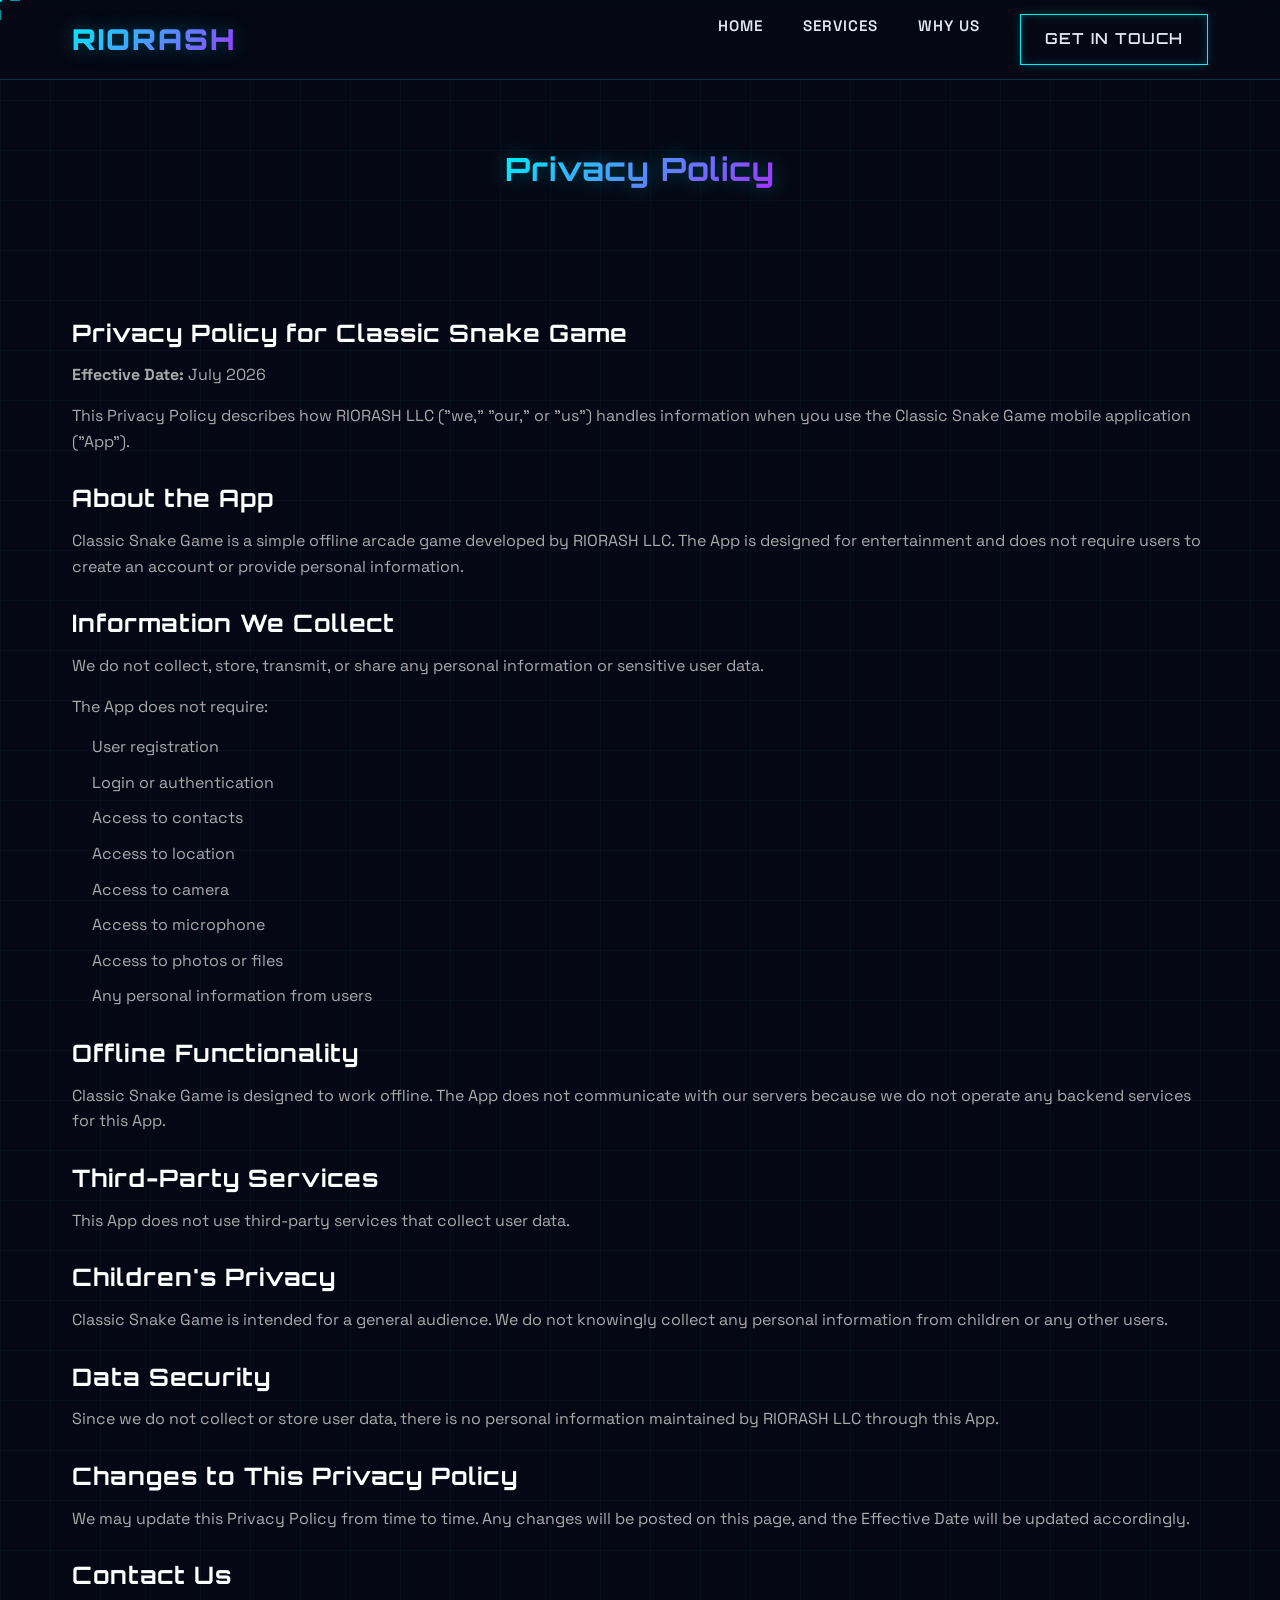
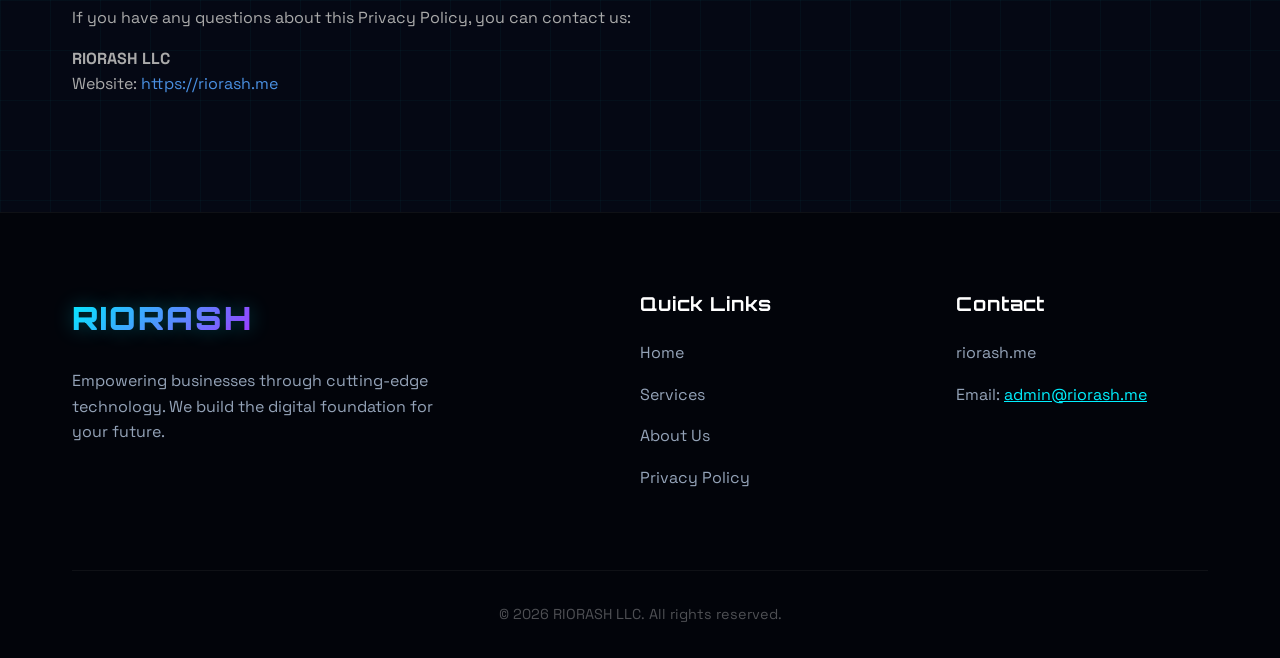
<file: privacy-policy.html>
<!DOCTYPE html>
<html lang="en">

<head>
    <meta charset="UTF-8">
    <meta name="viewport" content="width=device-width, initial-scale=1.0">
    <title>Privacy Policy - RioRash</title>
    <meta name="description" content="Privacy Policy for RIORASH LLC apps and services.">

    <!-- Link to Stylesheet -->
    <link rel="stylesheet" href="style.css">

    <!-- FontAwesome for Icons -->
    <link rel="stylesheet" href="https://cdnjs.cloudflare.com/ajax/libs/font-awesome/6.4.0/css/all.min.css">
    <style>
        .page-header {
            padding: 150px 0 50px;
            text-align: center;
        }

        .content-section {
            padding: 50px 0 100px;
        }

        .content-section h2 {
            margin-top: 30px;
            margin-bottom: 15px;
            color: #fff;
        }

        .content-section p {
            margin-bottom: 15px;
            color: #aaa;
            line-height: 1.6;
        }

        .content-section ul {
            margin-bottom: 15px;
            padding-left: 20px;
            color: #aaa;
        }

        .content-section li {
            margin-bottom: 10px;
        }

        .content-section a {
            color: #4a90e2;
            text-decoration: none;
        }

        .content-section a:hover {
            text-decoration: underline;
        }
    </style>
</head>

<body>
    <!-- Custom Tech Cursor -->
    <div class="cursor-dot" id="cursor-dot"></div>
    <div class="cursor-reticle" id="cursor-reticle">
        <div class="reticle-line top"></div>
        <div class="reticle-line bottom"></div>
        <div class="reticle-line left"></div>
        <div class="reticle-line right"></div>
    </div>

    <!-- Navigation -->
    <header id="header">
        <div class="container nav-container">
            <a href="index.html" class="logo gradient-text">RioRash</a>

            <nav class="nav-links" id="nav-links">
                <a href="index.html#home">Home</a>
                <a href="index.html#services">Services</a>
                <a href="index.html#about">Why Us</a>
                <a href="index.html#contact" class="btn btn-primary">Get in Touch</a>
            </nav>

            <button class="mobile-menu-btn" id="mobile-menu-btn">
                <i class="fas fa-bars"></i>
            </button>
        </div>
    </header>

    <div class="page-header">
        <div class="container">
            <h1 class="gradient-text">Privacy Policy</h1>
        </div>
    </div>

    <section class="content-section">
        <div class="container">
            <h2>Privacy Policy for Classic Snake Game</h2>
            <p><strong>Effective Date:</strong> July 2026</p>
            <p>This Privacy Policy describes how RIORASH LLC ("we," "our," or "us") handles information when you use the
                Classic Snake Game mobile application ("App").</p>

            <h2>About the App</h2>
            <p>Classic Snake Game is a simple offline arcade game developed by RIORASH LLC. The App is designed for
                entertainment and does not require users to create an account or provide personal information.</p>

            <h2>Information We Collect</h2>
            <p>We do not collect, store, transmit, or share any personal information or sensitive user data.</p>
            <p>The App does not require:</p>
            <ul>
                <li>User registration</li>
                <li>Login or authentication</li>
                <li>Access to contacts</li>
                <li>Access to location</li>
                <li>Access to camera</li>
                <li>Access to microphone</li>
                <li>Access to photos or files</li>
                <li>Any personal information from users</li>
            </ul>

            <h2>Offline Functionality</h2>
            <p>Classic Snake Game is designed to work offline. The App does not communicate with our servers because we
                do not operate any backend services for this App.</p>

            <h2>Third-Party Services</h2>
            <p>This App does not use third-party services that collect user data.</p>

            <h2>Children's Privacy</h2>
            <p>Classic Snake Game is intended for a general audience. We do not knowingly collect any personal
                information from children or any other users.</p>

            <h2>Data Security</h2>
            <p>Since we do not collect or store user data, there is no personal information maintained by RIORASH LLC
                through this App.</p>

            <h2>Changes to This Privacy Policy</h2>
            <p>We may update this Privacy Policy from time to time. Any changes will be posted on this page, and the
                Effective Date will be updated accordingly.</p>

            <h2>Contact Us</h2>
            <p>If you have any questions about this Privacy Policy, you can contact us:</p>
            <p><strong>RIORASH LLC</strong><br>
                Website: <a href="https://riorash.me">https://riorash.me</a></p>
        </div>
    </section>

    <!-- Footer -->
    <footer>
        <div class="container">
            <div class="footer-content">
                <div class="footer-about">
                    <a href="index.html" class="logo gradient-text footer-logo">RioRash</a>
                    <p>Empowering businesses through cutting-edge technology. We build the digital foundation for your
                        future.</p>
                </div>
                <div class="footer-links">
                    <h4>Quick Links</h4>
                    <ul>
                        <li><a href="index.html#home">Home</a></li>
                        <li><a href="index.html#services">Services</a></li>
                        <li><a href="index.html#about">About Us</a></li>
                        <li><a href="privacy-policy.html">Privacy Policy</a></li>
                    </ul>
                </div>
                 <div class="footer-links">
                    <h4>Contact</h4>
                    <ul>
                        <li><a href="riorash.me">riorash.me</a></li>
                        <li>Email: <a href="mailto:admin@riorash.me" style="color: var(--accent-cyan); text-decoration: underline;">admin@riorash.me</a></li>
                    </ul>
                </div>
                
            </div>
            <div class="footer-bottom">
                <p>&copy; 2026 RIORASH LLC. All rights reserved.</p>
            </div>
        </div>
    </footer>

    <!-- Link to JavaScript -->
    <script src="script.js"></script>
</body>

</html>
</file>
<file: style.css>
@import url('https://fonts.googleapis.com/css2?family=Orbitron:wght@400;700;900&family=Space+Grotesk:wght@300;400;600;700&display=swap');

:root {
  /* Colors - Futuristic Dark Tech Palette */
  --bg-primary: #050814;
  --bg-secondary: #0a1128;
  --bg-dark: #02040a;
  --bg-dark-accent: #0f172a;
  
  --text-primary: #e2e8f0;
  --text-secondary: #94a3b8;
  --text-light: #ffffff;
  
  --accent-cyan: #00f0ff;
  --accent-purple: #b026ff;
  --accent-gradient: linear-gradient(135deg, var(--accent-cyan) 0%, var(--accent-purple) 100%);
  --accent-gradient-hover: linear-gradient(135deg, var(--accent-purple) 0%, var(--accent-cyan) 100%);
  
  --shadow-glow: 0 0 10px rgba(0, 240, 255, 0.3), 0 0 20px rgba(0, 240, 255, 0.1);
  --shadow-glow-hover: 0 0 15px rgba(0, 240, 255, 0.6), 0 0 30px rgba(0, 240, 255, 0.3);
  
  /* Layout */
  --container-width: 1200px;
  --nav-height: 80px;
}

* {
  margin: 0;
  padding: 0;
  box-sizing: border-box;
}

html {
  scroll-behavior: smooth;
}

body {
  font-family: 'Space Grotesk', sans-serif;
  background-color: var(--bg-primary);
  color: var(--text-primary);
  line-height: 1.6;
  overflow-x: hidden;
  
  /* Tech Grid Background */
  background-image: 
    linear-gradient(rgba(0, 240, 255, 0.03) 1px, transparent 1px),
    linear-gradient(90deg, rgba(0, 240, 255, 0.03) 1px, transparent 1px);
  background-size: 50px 50px;
}

h1, h2, h3, h4, h5, h6 {
  font-family: 'Orbitron', sans-serif;
  font-weight: 700;
  line-height: 1.2;
  letter-spacing: 1px;
}

a {
  text-decoration: none;
  color: inherit;
  transition: all 0.3s ease;
}

ul {
  list-style: none;
}

.container {
  max-width: var(--container-width);
  margin: 0 auto;
  padding: 0 2rem;
}

/* Typography Utility */
.gradient-text {
  background: var(--accent-gradient);
  -webkit-background-clip: text;
  -webkit-text-fill-color: transparent;
  background-clip: text;
  display: inline-block;
  text-shadow: 0 0 20px rgba(0, 240, 255, 0.3);
}

/* --- Navigation --- */
header {
  position: fixed;
  top: 0;
  left: 0;
  width: 100%;
  height: var(--nav-height);
  background: rgba(5, 8, 20, 0.8);
  backdrop-filter: blur(15px);
  -webkit-backdrop-filter: blur(15px);
  border-bottom: 1px solid rgba(0, 240, 255, 0.2);
  z-index: 1000;
  transition: all 0.3s ease;
}

header.scrolled {
  height: 70px;
  box-shadow: var(--shadow-glow);
}

.nav-container {
  display: flex;
  justify-content: space-between;
  align-items: center;
  height: 100%;
}

.logo {
  font-family: 'Orbitron', sans-serif;
  font-size: 1.8rem;
  font-weight: 900;
  letter-spacing: 2px;
  text-transform: uppercase;
}

.nav-links {
  display: flex;
  gap: 2.5rem;
}

.nav-links a {
  font-weight: 600;
  font-size: 0.95rem;
  text-transform: uppercase;
  letter-spacing: 1px;
  color: var(--text-primary);
  position: relative;
}

.nav-links a::after {
  content: '';
  position: absolute;
  width: 0;
  height: 2px;
  bottom: -4px;
  left: 0;
  background: var(--accent-gradient);
  transition: width 0.3s ease;
  box-shadow: var(--shadow-glow);
}

.nav-links a:hover::after,
.nav-links a.active::after {
  width: 100%;
}

.nav-links a:hover {
  color: var(--accent-cyan);
  text-shadow: 0 0 8px rgba(0, 240, 255, 0.6);
}

.btn {
  display: inline-block;
  padding: 0.75rem 1.5rem;
  border-radius: 0; /* Angular look */
  font-weight: 700;
  font-family: 'Orbitron', sans-serif;
  letter-spacing: 1px;
  text-transform: uppercase;
  cursor: none;
  border: none;
  transition: all 0.3s ease;
  position: relative;
  overflow: hidden;
}

.btn::before {
  content: '';
  position: absolute;
  top: 0;
  left: -100%;
  width: 100%;
  height: 100%;
  background: linear-gradient(90deg, transparent, rgba(255,255,255,0.2), transparent);
  transition: left 0.5s ease;
}

.btn:hover::before {
  left: 100%;
}

.btn-primary {
  background: transparent;
  border: 1px solid var(--accent-cyan);
  color: var(--accent-cyan);
  box-shadow: inset 0 0 10px rgba(0, 240, 255, 0.2), 0 0 10px rgba(0, 240, 255, 0.2);
}

.btn-primary:hover {
  background: var(--accent-cyan);
  color: var(--bg-dark);
  box-shadow: var(--shadow-glow-hover);
  transform: scale(1.05);
}

.btn-outline {
  background: transparent;
  border: 1px solid var(--accent-purple);
  color: var(--accent-purple);
  box-shadow: inset 0 0 10px rgba(176, 38, 255, 0.2), 0 0 10px rgba(176, 38, 255, 0.2);
}

.btn-outline:hover {
  background: var(--accent-purple);
  color: var(--bg-dark);
  box-shadow: 0 0 15px rgba(176, 38, 255, 0.6);
  transform: scale(1.05);
}

/* Mobile Menu Toggle */
.mobile-menu-btn {
  display: none;
  background: none;
  border: none;
  font-size: 1.5rem;
  color: var(--accent-cyan);
  cursor: none;
}

/* --- Hero Section --- */
.hero {
  padding-top: calc(var(--nav-height) + 4rem);
  padding-bottom: 6rem;
  background-color: transparent;
  color: var(--text-light);
  position: relative;
  overflow: hidden;
}

.aurora-bg {
  position: absolute;
  top: 0;
  left: 0;
  width: 100%;
  height: 100%;
  background: 
    radial-gradient(circle at 15% 50%, rgba(0, 240, 255, 0.08) 0%, transparent 50%),
    radial-gradient(circle at 85% 30%, rgba(176, 38, 255, 0.08) 0%, transparent 50%);
  filter: blur(40px);
  z-index: 0;
  animation: aurora-shift 15s ease-in-out infinite alternate;
}

@keyframes aurora-shift {
  0% { transform: scale(1) translate(0, 0); }
  50% { transform: scale(1.2) translate(-5%, 5%); }
  100% { transform: scale(1) translate(5%, -5%); }
}

.hero .container {
  position: relative;
  z-index: 2;
  display: grid;
  grid-template-columns: 1fr 1fr;
  gap: 4rem;
  align-items: center;
}

.hero-content h1 {
  font-size: 4rem;
  margin-bottom: 1.5rem;
}

.hero-content p {
  font-size: 1.2rem;
  color: var(--text-secondary);
  margin-bottom: 2.5rem;
  max-width: 90%;
}

.hero-btns {
  display: flex;
  gap: 1.5rem;
}

/* Cybernetic HUD Element in Hero */
.hero-image {
  position: relative;
  display: flex;
  justify-content: center;
  align-items: center;
}

.tech-shape {
  width: 350px;
  height: 350px;
  border: 2px dashed rgba(0, 240, 255, 0.3);
  border-radius: 50%;
  position: relative;
  animation: spin-slow 20s linear infinite;
  display: flex;
  justify-content: center;
  align-items: center;
}

.tech-shape::before {
  content: '';
  position: absolute;
  width: 250px;
  height: 250px;
  border: 2px solid var(--accent-purple);
  border-radius: 50%;
  border-top-color: transparent;
  border-bottom-color: transparent;
  animation: spin-fast 10s linear infinite reverse;
}

.tech-shape::after {
  content: '';
  position: absolute;
  width: 100px;
  height: 100px;
  background: var(--accent-gradient);
  border-radius: 50%;
  filter: blur(30px);
  opacity: 0.6;
  animation: pulse-glow 4s ease-in-out infinite;
}

@keyframes spin-slow {
  100% { transform: rotate(360deg); }
}

@keyframes spin-fast {
  100% { transform: rotate(360deg); }
}

@keyframes pulse-glow {
  0%, 100% { opacity: 0.5; transform: scale(1); }
  50% { opacity: 0.8; transform: scale(1.2); }
}

/* --- Brand Marquee --- */
.marquee-section {
  background: var(--bg-dark);
  padding: 3rem 0;
  overflow: hidden;
  border-top: 1px solid rgba(0, 240, 255, 0.1);
  border-bottom: 1px solid rgba(0, 240, 255, 0.1);
}

.marquee-container {
  width: 100%;
  max-width: 100%;
  overflow: hidden;
  white-space: nowrap;
  position: relative;
}

.marquee-container::before,
.marquee-container::after {
  content: '';
  position: absolute;
  top: 0;
  width: 200px;
  height: 100%;
  z-index: 2;
}

.marquee-container::before {
  left: 0;
  background: linear-gradient(to right, var(--bg-dark) 0%, transparent 100%);
}

.marquee-container::after {
  right: 0;
  background: linear-gradient(to left, var(--bg-dark) 0%, transparent 100%);
}

.marquee-content {
  display: inline-block;
  animation: scroll-marquee 30s linear infinite;
}

.marquee-item {
  display: inline-flex;
  align-items: center;
  gap: 0.8rem;
  font-size: 1.5rem;
  font-family: 'Orbitron', sans-serif;
  font-weight: 700;
  color: rgba(255,255,255,0.2);
  margin: 0 3rem;
  transition: color 0.3s ease, text-shadow 0.3s ease;
}

.marquee-item:hover {
  color: var(--accent-cyan);
  text-shadow: var(--shadow-glow);
}

@keyframes scroll-marquee {
  0% { transform: translateX(0); }
  100% { transform: translateX(-50%); }
}

/* --- Services Section --- */
.services {
  padding: 8rem 0;
  background-color: var(--bg-secondary);
  border-bottom: 1px solid rgba(0, 240, 255, 0.1);
}

.section-header {
  text-align: center;
  margin-bottom: 5rem;
}

.section-header h2 {
  font-size: 3rem;
  margin-bottom: 1rem;
}

.section-header p {
  color: var(--text-secondary);
  max-width: 600px;
  margin: 0 auto;
  font-size: 1.1rem;
}

.services-grid {
  display: grid;
  grid-template-columns: repeat(auto-fit, minmax(280px, 1fr));
  gap: 2.5rem;
}

.service-card {
  background: rgba(5, 8, 20, 0.6);
  backdrop-filter: blur(10px);
  -webkit-backdrop-filter: blur(10px);
  padding: 3rem 2rem;
  border-radius: 10px;
  border: 1px solid rgba(0, 240, 255, 0.15);
  transition: all 0.4s ease;
  position: relative;
  overflow: hidden;
  z-index: 1;
}

.service-card::before {
  content: '';
  position: absolute;
  top: 0;
  left: 0;
  width: 100%;
  height: 2px;
  background: var(--accent-gradient);
  box-shadow: var(--shadow-glow);
  transform: scaleX(0);
  transform-origin: left;
  transition: transform 0.4s ease;
  z-index: 2;
}

.service-card:hover {
  border-color: var(--accent-cyan);
  box-shadow: 0 10px 30px rgba(0, 240, 255, 0.1);
}

.service-card:hover::before {
  transform: scaleX(1);
}

.service-icon {
  width: 70px;
  height: 70px;
  background: rgba(0, 240, 255, 0.05);
  border: 1px solid rgba(0, 240, 255, 0.2);
  border-radius: 10px;
  display: flex;
  justify-content: center;
  align-items: center;
  margin-bottom: 2rem;
  color: var(--accent-cyan);
  font-size: 2rem;
  transition: all 0.3s ease;
}

.service-card:hover .service-icon {
  background: var(--accent-cyan);
  color: var(--bg-dark);
  box-shadow: var(--shadow-glow);
}

.service-card h3 {
  font-size: 1.5rem;
  margin-bottom: 1rem;
  color: var(--text-light);
}

.service-card p {
  color: var(--text-secondary);
  font-size: 1rem;
}

/* --- Tech Stack Section --- */
.tech-stack {
  padding: 8rem 0;
  background-color: var(--bg-primary);
  background-image: 
    linear-gradient(rgba(176, 38, 255, 0.02) 1px, transparent 1px),
    linear-gradient(90deg, rgba(176, 38, 255, 0.02) 1px, transparent 1px);
  background-size: 50px 50px;
}

.tech-grid {
  display: grid;
  grid-template-columns: repeat(auto-fit, minmax(120px, 1fr));
  gap: 2rem;
  text-align: center;
}

.tech-item {
  padding: 2rem 1rem;
  background: rgba(5, 8, 20, 0.8);
  border-radius: 10px;
  border: 1px solid rgba(176, 38, 255, 0.15);
  transition: all 0.4s ease;
  cursor: none;
}

.tech-item i {
  font-size: 3rem;
  color: rgba(255,255,255,0.3);
  margin-bottom: 1rem;
  transition: color 0.3s ease, text-shadow 0.3s ease;
}

.tech-item p {
  font-weight: 700;
  font-family: 'Orbitron', sans-serif;
  letter-spacing: 1px;
  color: var(--text-secondary);
  margin: 0;
  text-transform: uppercase;
  font-size: 0.85rem;
}

.tech-item:hover {
  border-color: var(--accent-purple);
  box-shadow: 0 0 20px rgba(176, 38, 255, 0.2);
}

.tech-item:hover i {
  color: var(--accent-purple);
  text-shadow: 0 0 15px rgba(176, 38, 255, 0.8);
}

/* --- About Section --- */
.about {
  padding: 8rem 0;
  background-color: var(--bg-secondary);
  border-top: 1px solid rgba(0, 240, 255, 0.1);
  border-bottom: 1px solid rgba(0, 240, 255, 0.1);
}

.about-content {
  display: grid;
  grid-template-columns: 1fr 1fr;
  gap: 4rem;
  align-items: center;
}

.about-text h2 {
  font-size: 3rem;
  margin-bottom: 1.5rem;
}

.about-text p {
  color: var(--text-secondary);
  margin-bottom: 1.5rem;
  font-size: 1.1rem;
}

.stats-container {
  display: flex;
  gap: 3rem;
  margin-top: 3rem;
}

.stat-item h4 {
  font-size: 3rem;
  color: var(--accent-cyan);
  margin-bottom: 0.5rem;
  text-shadow: var(--shadow-glow);
}

.stat-item p {
  font-size: 0.9rem;
  color: var(--text-secondary);
  text-transform: uppercase;
  letter-spacing: 2px;
  font-family: 'Orbitron', sans-serif;
}

.about-image {
  position: relative;
}

.about-image img {
  width: 100%;
  border-radius: 10px;
  filter: grayscale(80%) contrast(120%);
  border: 1px solid rgba(0, 240, 255, 0.3);
}

.about-image::after {
  content: '';
  position: absolute;
  top: -20px;
  right: -20px;
  width: 100%;
  height: 100%;
  border: 2px dashed var(--accent-cyan);
  border-radius: 10px;
  z-index: -1;
  opacity: 0.5;
}

/* --- Contact Section --- */
.contact {
  padding: 8rem 0;
  background-color: var(--bg-primary);
  color: white;
  position: relative;
}

.contact-container {
  max-width: 800px;
  margin: 0 auto;
  background: rgba(5, 8, 20, 0.8);
  backdrop-filter: blur(20px);
  -webkit-backdrop-filter: blur(20px);
  padding: 4rem;
  border-radius: 10px;
  border: 1px solid rgba(0, 240, 255, 0.2);
  box-shadow: 0 0 40px rgba(0, 240, 255, 0.05);
}

.contact-container h2 {
  text-align: center;
  font-size: 3rem;
  margin-bottom: 3rem;
}

.form-group {
  margin-bottom: 1.5rem;
}

.form-control {
  width: 100%;
  padding: 1.2rem 1.5rem;
  background: rgba(0,0,0,0.4);
  border: 1px solid rgba(255,255,255,0.1);
  border-radius: 5px;
  color: white;
  font-family: 'Space Grotesk', sans-serif;
  font-size: 1rem;
  transition: all 0.3s ease;
}

.form-control::placeholder {
  color: rgba(255,255,255,0.3);
}

.form-control:focus {
  outline: none;
  border-color: var(--accent-cyan);
  box-shadow: inset 0 0 10px rgba(0, 240, 255, 0.1), 0 0 15px rgba(0, 240, 255, 0.2);
  background: rgba(0, 240, 255, 0.02);
}

textarea.form-control {
  min-height: 180px;
  resize: vertical;
}

.btn-submit {
  width: 100%;
  padding: 1.2rem;
  font-size: 1.1rem;
}

/* --- Footer --- */
footer {
  background-color: var(--bg-dark);
  color: var(--text-secondary);
  padding: 5rem 0 2rem;
  border-top: 1px solid rgba(255,255,255,0.05);
}

.footer-content {
  display: grid;
  grid-template-columns: 2fr 1fr 1fr;
  gap: 4rem;
  margin-bottom: 4rem;
}

.footer-logo {
  font-size: 2rem;
  margin-bottom: 1.5rem;
  display: inline-block;
}

.footer-about p {
  max-width: 400px;
}

.footer-links h4 {
  font-size: 1.2rem;
  margin-bottom: 1.5rem;
  color: var(--text-light);
}

.footer-links ul li {
  margin-bottom: 1rem;
}

.footer-links ul li a {
  color: var(--text-secondary);
}

.footer-links ul li a:hover {
  color: var(--accent-cyan);
  padding-left: 5px;
  text-shadow: 0 0 5px rgba(0, 240, 255, 0.5);
}

.footer-bottom {
  text-align: center;
  padding-top: 2rem;
  border-top: 1px solid rgba(255,255,255,0.05);
  color: rgba(255,255,255,0.3);
  font-size: 0.9rem;
}

/* --- Utilities & Animations --- */
.reveal {
  opacity: 0;
  transform: translateY(40px);
  transition: all 0.8s cubic-bezier(0.165, 0.84, 0.44, 1);
}

.reveal.active {
  opacity: 1;
  transform: translateY(0);
}

/* --- Custom Tech Cursor / Reticle --- */
@media (pointer: fine) {
  body, a, button, input, select, textarea {
    cursor: none;
  }
}

.cursor-dot {
  position: fixed;
  top: 0;
  left: 0;
  width: 4px;
  height: 4px;
  background-color: var(--accent-cyan);
  box-shadow: 0 0 10px var(--accent-cyan);
  border-radius: 50%;
  transform: translate(-50%, -50%);
  pointer-events: none;
  z-index: 10000;
}

.cursor-reticle {
  position: fixed;
  top: 0;
  left: 0;
  width: 40px;
  height: 40px;
  transform: translate(-50%, -50%);
  pointer-events: none;
  z-index: 9999;
  transition: width 0.2s, height 0.2s, transform 0.1s linear;
}

.reticle-line {
  position: absolute;
  background-color: rgba(0, 240, 255, 0.6);
  transition: all 0.2s;
}

.reticle-line.top { top: 0; left: 50%; width: 2px; height: 10px; transform: translateX(-50%); }
.reticle-line.bottom { bottom: 0; left: 50%; width: 2px; height: 10px; transform: translateX(-50%); }
.reticle-line.left { top: 50%; left: 0; width: 10px; height: 2px; transform: translateY(-50%); }
.reticle-line.right { top: 50%; right: 0; width: 10px; height: 2px; transform: translateY(-50%); }

.cursor-reticle.hovered {
  width: 60px;
  height: 60px;
  animation: spin-reticle 4s linear infinite;
}

.cursor-reticle.hovered .reticle-line {
  background-color: var(--accent-purple);
  box-shadow: 0 0 10px var(--accent-purple);
}

@keyframes spin-reticle {
  100% { transform: translate(-50%, -50%) rotate(360deg); }
}

/* Enhanced 3D Tilt */
.tilt-card {
  transform-style: preserve-3d;
  transform: perspective(1000px);
}

.tilt-inner {
  transform: translateZ(40px);
}

/* --- Responsive --- */
@media (max-width: 992px) {
  .hero .container, .about-content {
    grid-template-columns: 1fr;
    text-align: center;
  }
  
  .hero-content h1 {
    font-size: 3rem;
  }
  
  .hero-content p {
    margin: 0 auto 2.5rem;
  }
  
  .hero-btns {
    justify-content: center;
  }
  
  .tech-shape {
    margin: 0 auto;
    width: 250px;
    height: 250px;
  }
  
  .tech-shape::before {
    width: 180px;
    height: 180px;
  }
  
  .tech-shape::after {
    width: 70px;
    height: 70px;
  }
  
  .about-image {
    order: -1;
  }
  
  .stats-container {
    justify-content: center;
  }
  
  .footer-content {
    grid-template-columns: 1fr;
  }
}

@media (max-width: 768px) {
  .nav-links {
    position: fixed;
    top: var(--nav-height);
    left: -100%;
    width: 100%;
    height: calc(100vh - var(--nav-height));
    background: rgba(5, 8, 20, 0.95);
    backdrop-filter: blur(20px);
    flex-direction: column;
    align-items: center;
    justify-content: center;
    transition: left 0.3s ease;
  }
  
  .nav-links.active {
    left: 0;
  }
  
  .mobile-menu-btn {
    display: block;
  }
  
  .contact-container {
    padding: 2rem;
  }
}
</file>
